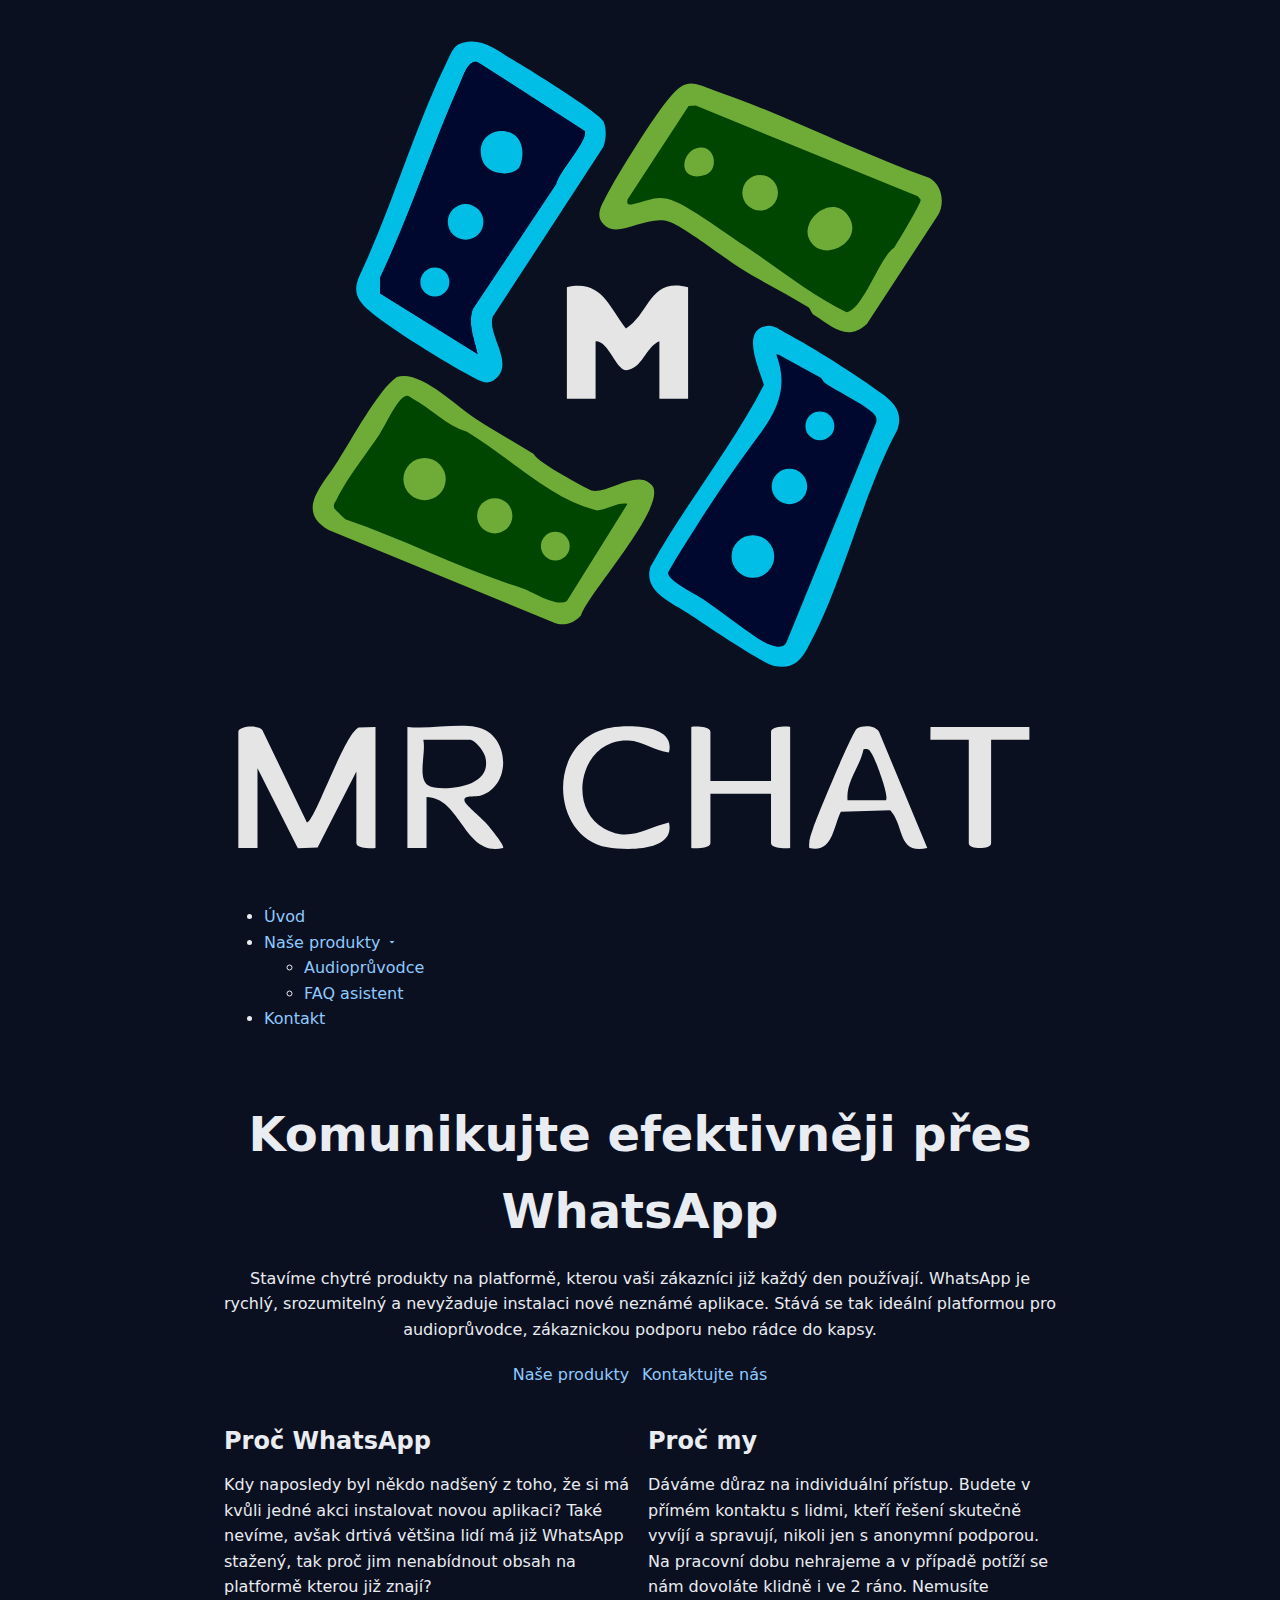
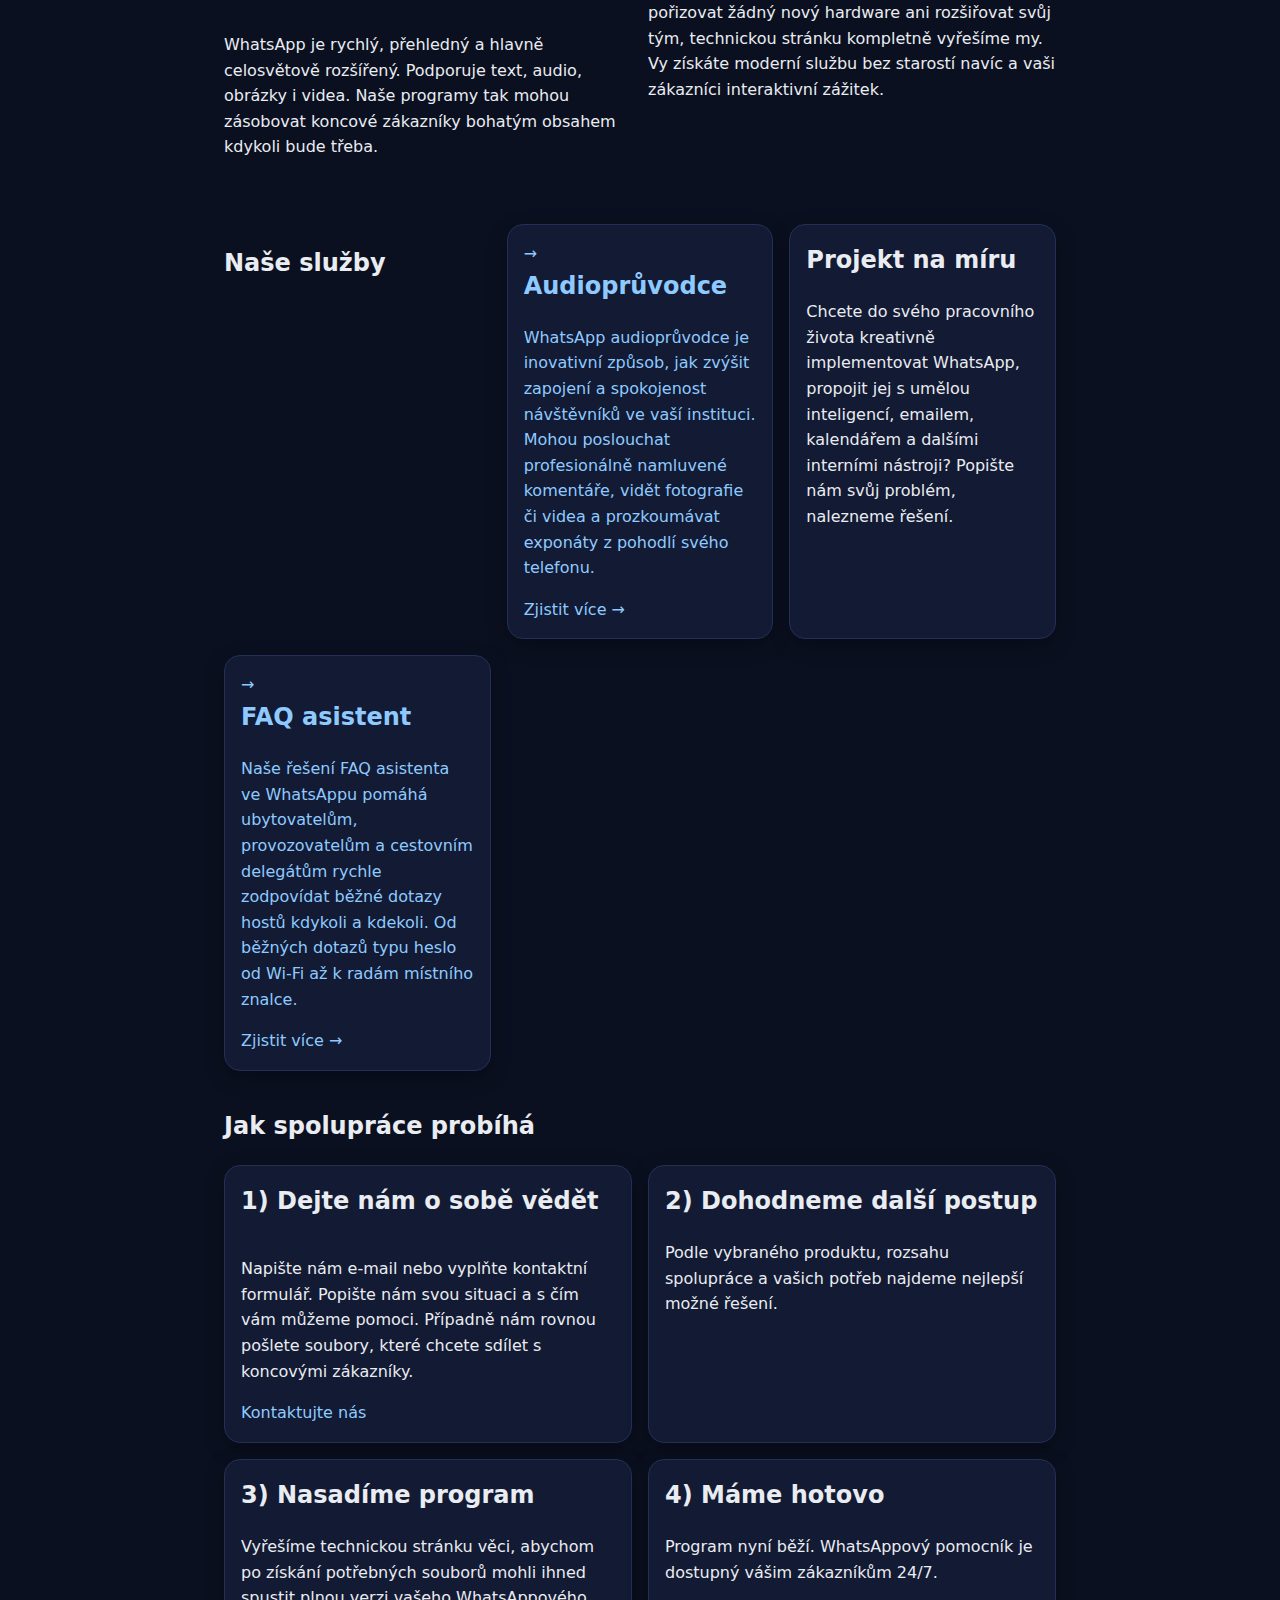
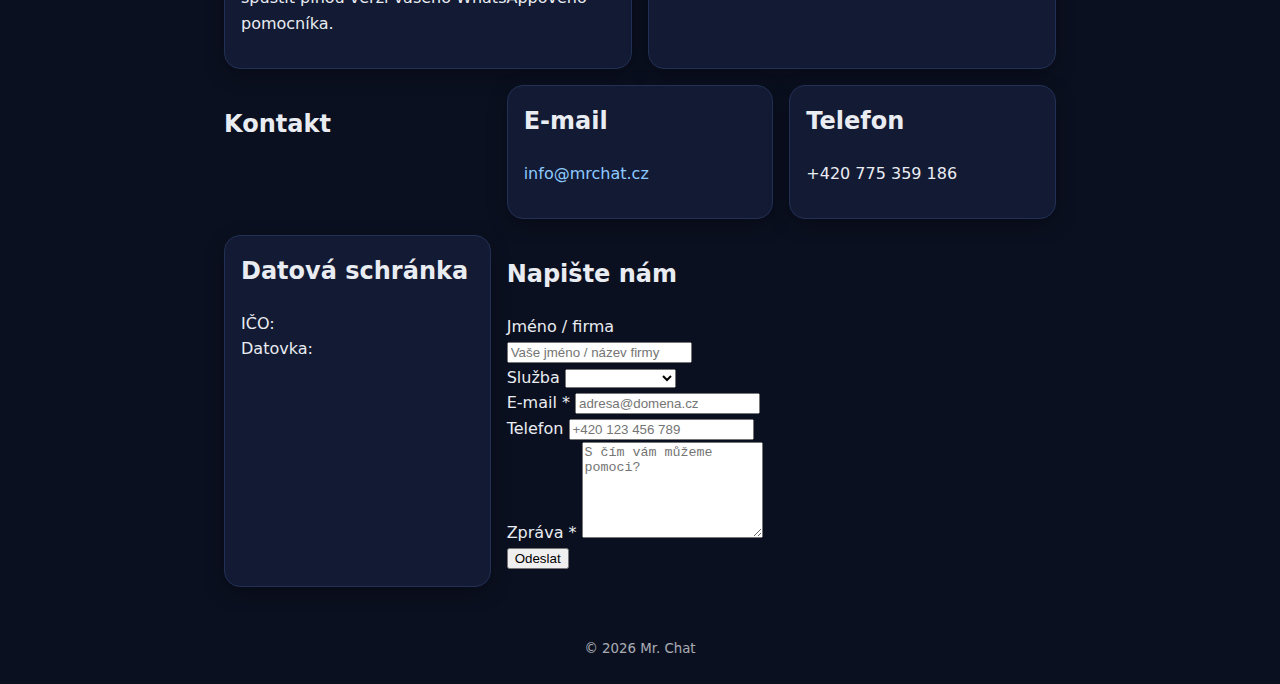
<file: index.html>
<!doctype html>
<html lang="cs">
<head>
  <meta name="google-site-verification" content="lUsM2b3DhmQMKy3DsSVHdAGMwqYjCHDa-gj5t4oKSm4" />
  <meta charset="utf-8" />
  <meta name="viewport" content="width=device-width, initial-scale=1" />
  <link rel="icon" href="32w/32.png" sizes="32x32" type="image/png">
  <link rel="icon" href="16w/16.png" sizes="16x16" type="image/png">
  <link rel="apple-touch-icon" href="180w/180.png" sizes="180x180" type="image/png">
  <title>Mr. chat – Audioprůvodce a automatizace na WhatsAppu</title>
  <link rel="stylesheet" href="styles.css" />
  <!-- plynulý scroll na #formular v kontaktu -->
  <style>html{scroll-behavior:smooth}</style>
</head>
<script>
  (function(){
    const ta = document.querySelector('#contactForm textarea');
    if(!ta) return;

    const autosize = el => {
      el.style.height = 'auto';                
      const next = Math.min(el.scrollHeight,   
                            window.innerHeight * 0.4); 
      el.style.height = next + 'px';
    };

    autosize(ta);
    ta.addEventListener('input', () => autosize(ta));

    window.addEventListener('resize', () => autosize(ta));
  })();
</script>

<body>
  <nav class="navbar">
    <div class="container nav-content">
      <a class="nav-logo" aria-label="MrChat – domovská stránka"  href="index.html">
        <img src="logo_s_názvem.svg" alt="Logo" />
      </a>  
      <ul class="nav-links" role="menubar" aria-label="Hlavní navigace">
        <li role="none"><a role="menuitem" href="index.html#start">Úvod</a></li>

        <li class="has-dropdown" role="none">
          <a class="nav-trigger" role="button" tabindex="0"
          aria-haspopup="true" aria-expanded="false">
            Naše produkty
            <svg class="caret" width="12" height="12" viewBox="0 0 24 24" aria-hidden="true">
              <path fill="currentColor" d="M7 10l5 5 5-5z"/>
            </svg>
          </a>
          <ul class="dropdown" role="menu" aria-label="Produkty">
            <li role="none"><a role="menuitem" href="audiopruvodce.html">Audioprůvodce</a></li>
            <li role="none"><a role="menuitem" href="asistent.html">FAQ asistent</a></li>
          </ul>
        </li>


        <li role="none"><a role="menuitem" href="index.html#formular">Kontakt</a></li>
      </ul>
  
      <!-- <div class="nav-actions">
       
        <a href="https://wa.me/420123456789" target="_blank" rel="noopener" aria-label="WhatsApp" class="icon-link">
          <svg xmlns="http://www.w3.org/2000/svg" width="28" height="28"
          viewBox="0 0 16 16" aria-hidden="true" focusable="false">
       <path fill="currentColor"
             d="M13.601 2.326A7.854 7.854 0 0 0 7.994 0C3.627 0 .068 3.558.064 7.926c0 1.399.366 2.76 1.057 3.965L0 16l4.204-1.102a7.933 7.933 0 0 0 3.79.965h.004c4.368 0 7.926-3.558 7.93-7.93A7.898 7.898 0 0 0 13.6 2.326zM7.994 14.521a6.573 6.573 0 0 1-3.356-.92l-.24-.144-2.494.654.666-2.433-.156-.251a6.56 6.56 0 0 1-1.007-3.505c0-3.626 2.957-6.584 6.591-6.584a6.56 6.56 0 0 1 4.66 1.931 6.557 6.557 0 0 1 1.928 4.66c-.004 3.639-2.961 6.592-6.592 6.592zm3.615-4.934c-.197-.099-1.17-.578-1.353-.646-.182-.065-.315-.099-.445.099-.133.197-.513.646-.627.775-.114.133-.232.148-.43.05-.197-.1-.836-.308-1.592-.985-.59-.525-.985-1.175-1.103-1.372-.114-.198-.011-.304.088-.403.087-.088.197-.232.296-.346.1-.114.133-.198.198-.33.065-.134.034-.248-.015-.347-.05-.099-.445-1.076-.612-1.47-.16-.389-.323-.335-.445-.34-.114-.007-.247-.007-.38-.007a.729.729 0 0 0-.529.247c-.182.198-.691.677-.691 1.654 0 .977.71 1.916.81 2.049.098.133 1.394 2.132 3.383 2.992.47.205.84.326 1.129.418.475.152.904.129 1.246.08.38-.058 1.171-.48 1.338-.943.164-.464.164-.86.114-.943-.049-.084-.182-.133-.38-.232z"/>
          </svg>
     
        </a>
      </div> -->
    </div>
  </nav>
  

  <header class="container header--tall " id="start">
    <h1>Komunikujte efektivněji přes WhatsApp</h1>
    <p>
      Stavíme chytré produkty na platformě, kterou vaši zákazníci již každý den používají.
WhatsApp je rychlý, srozumitelný a nevyžaduje instalaci nové neznámé aplikace. Stává se tak ideální platformou
pro audioprůvodce, zákaznickou podporu nebo rádce do kapsy.
    </p>
    <div style="display:flex; gap:.8rem; justify-content:center; flex-wrap:wrap; margin-top:1.2rem;">
      <a class="btn-primary" href="#nase_sluzby">Naše produkty</a>
      <a class="btn-primary" href="#formular">Kontaktujte nás</a>
    </div>

  </header>

  <section class="container section-pad" style="margin-top:-.5rem;">
    <div class="reveal" data-delay="100"
         style="display:grid; gap:1rem; grid-template-columns:repeat(2, minmax(280px, 1fr)); align-items:stretch;">
      
      <section style="display:flex; flex-direction:column; justify-content:flex-start;">
        <h2 style="margin:0 0 .0rem; line-height:1.2;">Proč WhatsApp</h2>
        <p>
          Kdy naposledy byl někdo nadšený z toho, že si má kvůli jedné akci instalovat novou aplikaci?
          Také nevíme, avšak drtivá většina lidí má již WhatsApp stažený, tak proč jim nenabídnout obsah na platformě kterou již znají?

        </p>
        <p>WhatsApp je rychlý, přehledný a hlavně celosvětově rozšířený. 
        Podporuje text, audio, obrázky i videa. Naše programy tak mohou zásobovat koncové zákazníky bohatým 
        obsahem kdykoli bude třeba. </p>

              
<!--  tady bych pak dal reference -->
        
      </section>

      <section  style="display:flex; flex-direction:column; justify-content:flex-start;">
        <h2 style="margin:0 0 .0rem; line-height:1.2;">Proč my</h2>
        <p>
          

          Dáváme důraz na individuální přístup. Budete v přímém kontaktu s lidmi, kteří řešení skutečně vyvíjí a spravují, nikoli jen s anonymní podporou.
          Na pracovní dobu nehrajeme a v případě potíží se nám dovoláte klidně i ve 2 ráno.

          Nemusíte pořizovat žádný nový hardware ani rozšiřovat svůj tým, technickou stránku kompletně vyřešíme my. 
          Vy získáte moderní službu bez starostí navíc a vaši zákazníci interaktivní zážitek.
        
        </p>
      </section>
    </div>   
  </section> 


  <main class="container" id="nase_sluzby">

    <section class="section-break" >



      <h2 class="reveal" data-delay="100">Naše služby</h2>
    </section >

    <a class="card-link reveal" data-delay="100" href="audiopruvodce.html">
      <section class="card service-card">
        <span class="card-corner-arrow" aria-hidden="true">→</span>
    
        <div class="card-content">
      <h2>Audioprůvodce</h2>
      <p>WhatsApp audioprůvodce je inovativní způsob, jak zvýšit zapojení a spokojenost návštěvníků ve vaší instituci.
         Mohou poslouchat profesionálně namluvené komentáře, vidět fotografie či videa a prozkoumávat exponáty z pohodlí svého telefonu. </p>
         <div class="card-microcta" aria-hidden="true">
          Zjistit více <span class="arrow">→</span>
        </div>
      </div>
    </section>
  </a>

    <section class="card service-card card-link reveal" data-delay="100">
      <div class="card-content " >
        <h2>Projekt na míru</h2>
        <p>Chcete do svého pracovního života kreativně implementovat WhatsApp, propojit jej s umělou inteligencí, emailem, kalendářem a dalšími interními nástroji? Popište nám svůj problém, nalezneme řešení. </p>
    <div class="card-microcta" aria-hidden="true">
    </div>
  </div>
</section>


    <a class="card-link reveal" href="asistent.html" data-delay="100">
      <section class="card service-card">
        <span class="card-corner-arrow" aria-hidden="true">→</span>
    
        <div class="card-content">
    
      <h2>FAQ asistent</h2>
      <p>Naše řešení FAQ asistenta ve WhatsAppu pomáhá ubytovatelům, provozovatelům a cestovním delegátům rychle zodpovídat běžné dotazy hostů kdykoli a kdekoli.
         Od běžných dotazů typu heslo od Wi-Fi až k radám místního znalce.</p>
      <div class="card-microcta" aria-hidden="true">
        Zjistit více <span class="arrow">→</span>
      </div>
    </div>
  </section>
</a>

<section class="section-pad" style="grid-column:1 / -1;">
  <div class="section-break">
    <h2 class="reveal" data-delay="0">Jak spolupráce probíhá</h2></div>

  <div style="display:grid; gap:1rem; grid-template-columns:repeat(2, minmax(280px, 1fr)); align-items:stretch;">

       <section class="card reveal" data-delay="50" style="display:flex; flex-direction:column;">
        <h2>1) Dejte nám o sobě vědět</h2>
        <p>Napište nám e-mail nebo vyplňte kontaktní formulář. 
          Popište nám svou situaci a s čím vám můžeme pomoci. Případně nám rovnou pošlete soubory, které chcete sdílet s koncovými zákazníky.</p>
      
        <div class="cta-row">
          <a class="btn-primary btn-sm" href="#formular" aria-label="Kontaktujte nás">
            Kontaktujte nás
          </a>
        </div>
      </section>


    <section class="card reveal" data-delay="100">
      <h2>2) Dohodneme další postup</h2>
      <p>Podle vybraného produktu, rozsahu spolupráce a vašich potřeb najdeme nejlepší možné řešení.</p>
    </section>

    <section class="card reveal" data-delay="50">
      <h2>3) Nasadíme program</h2>
      <p>Vyřešíme technickou stránku věci, abychom po získání potřebných souborů mohli ihned spustit plnou verzi vašeho WhatsAppového pomocníka.</p>
    </section>

    <section class="card reveal" data-delay="100">
      <h2>4) Máme hotovo</h2>
      <p>Program nyní běží. WhatsAppový pomocník je dostupný vášim zákazníkům 24/7. </p>
    </section>

  </div>
</section>

    
    <section class="section-break" id="formular">
      <h2 class="reveal" data-delay="100">Kontakt</h2>
    </section>

    <section class="card reveal" data-delay="100">
      <h2>E-mail</h2>
      <p><a href="mailto:info@mrchat.cz">info@mrchat.cz</a></p>
    </section>

    <section class="card reveal" data-delay="100">
        <h2>Telefon</h2>
        <p>+420 775 359 186</p>
      </section>
    
      <section class="card reveal" data-delay="100">
      <h2>Datová schránka</h2>
      <p>IČO: <br>
        Datovka:
      </p>
     </section>


     <section class="contact-panel reveal"  data-delay="0">
      <h2 class="reveal" data-delay="0">Napište nám</h2>
    
      <form id="contactForm" class="contact-form">
        <div class="form-grid">
          <!-- ŘADA 1 -->
          <div class="form-row reveal" data-delay="50">
            <label for="name">Jméno / firma</label>
            <input id="name" name="name" type="text" placeholder="Vaše jméno / název firmy" autocomplete="name" />
          </div>
    
          <div class="form-row reveal" data-delay="100">
            <label for="service">Služba</label>
            <select id="service" name="service">
              <option value="" selected disabled hidden></option>
              <option value="audiopruvodce">Audioprůvodce</option>
              <option value="faq-asistent">FAQ asistent</option>
              <option value="jine">Jiné</option>
            </select>
          </div>
    
          <!-- ŘADA 2 -->
          <div class="form-row reveal" data-delay="50">
            <label for="email">E-mail <span aria-hidden="true">*</span></label>
            <input id="email" name="email" type="email" placeholder="adresa@domena.cz" required autocomplete="email" />
          </div>
    
          <div class="form-row reveal" data-delay="100">
            <label for="phone">Telefon</label>
            <input id="phone" name="phone" type="tel" inputmode="tel" placeholder="+420 123 456 789" autocomplete="tel" />
          </div>
        </div>
    
        <div class="reveal" data-delay="100">
          <div class="form-row">
            <label for="message">Zpráva <span aria-hidden="true">*</span></label>
            <textarea id="message" name="message" rows="6" placeholder="S čím vám můžeme pomoci?" required></textarea>
          </div>
        
          <div class="form-actions">

            <button id="sendBtn" type="submit" class="btn-primary">Odeslat</button>
            <p id="formHint" class="form-hint" aria-live="polite"></p>

               <script>
                (() => {
                  const form = document.getElementById('contactForm');
                  if (!form) return;
                  // const endpoint = 'https://deciding-flounder-moved.ngrok-free.app/mywebping';
                  const endpoint = 'https://api.mrchat.cz/mywebping';
                  const hint = document.getElementById('formHint');
                  const btn  = document.getElementById('sendBtn');
                
                  form.addEventListener('submit', async (e) => {
                    e.preventDefault();
                    hint && (hint.textContent = '');
                    btn && (btn.disabled = true, btn.textContent = 'Odesílám…');
                
                    const body = new URLSearchParams();
                    body.set('name',    form.name.value.trim());
                    body.set('service', form.service.value);
                    body.set('email',   form.email.value.trim());
                    body.set('phone',   form.phone.value.trim());
                    body.set('message', form.message.value.trim());
                    body.set('hp',      document.getElementById('company')?.value || '');
                
                    try {
                      const res = await fetch(endpoint, { method: 'POST', body });
                
                      const headers = {};
                      res.headers.forEach((v,k)=>headers[k]=v);
                      const ctype = res.headers.get('content-type') || '';
                      let payload = '';
                      try {
                        payload = ctype.includes('application/json')
                          ? JSON.stringify(await res.json())
                          : await res.text();
                      } catch(_) {}
                
                      console.log('[FORM DEBUG]', {
                        ok: res.ok, status: res.status, statusText: res.statusText,
                        headers, payload
                      });
                
                      if (!res.ok) {
                        throw new Error(`HTTP ${res.status} ${res.statusText} — ${String(payload).slice(0,300)}`);
                      }
                
                      hint && (hint.textContent = 'Děkujeme za zprávu! Potvrzení naleznete v e-mailu :).');
                    } catch (err) {
                      const looksLikeCORS = err instanceof TypeError;
                      hint && (hint.textContent = looksLikeCORS
                        ? 'CORS chyba. Pokud Vám příjde potvrzovací mail, pak je vše v pořádku, jinak to zkuste prosím později.'
                        : 'Chyba při odesílání. Zkuste to prosím znovu.'
                      );
                      console.error('[FORM ERROR]', err);
                    } finally {
                      btn && (btn.disabled = false, btn.textContent = 'Odeslat');
                    }
                  });
                })();
                </script>
                
     



          </div>
        </div>
      </form>
    </section>
       


  </main>

  <footer class="container">
    <small>© 2026 Mr. Chat</small>
  </footer>

  <script>
    (function() {
      const items = document.querySelectorAll('.reveal');
  
      if (!items.length) return;
  
      const io = new IntersectionObserver((entries, obs) => {
        for (const e of entries) {
          if (e.isIntersecting) {
            e.target.classList.add('in');
            obs.unobserve(e.target); 
          }
        }
      }, {
        root: null,
        threshold: 0.03,       // stačí threshold % prvku v zorném poli
        rootMargin: '0px 0px -10% 0px'
      });
  
      items.forEach(el => io.observe(el));
    })();
  </script>

  <script>
    // efekt pro navbar při scrollu
    window.addEventListener("scroll", () => {
      const navbar = document.querySelector(".navbar");
      if (window.scrollY > 0) { navbar.classList.add("scrolled"); }
      else { navbar.classList.remove("scrolled"); }
    });
  </script>
</body>
</html>
</file>
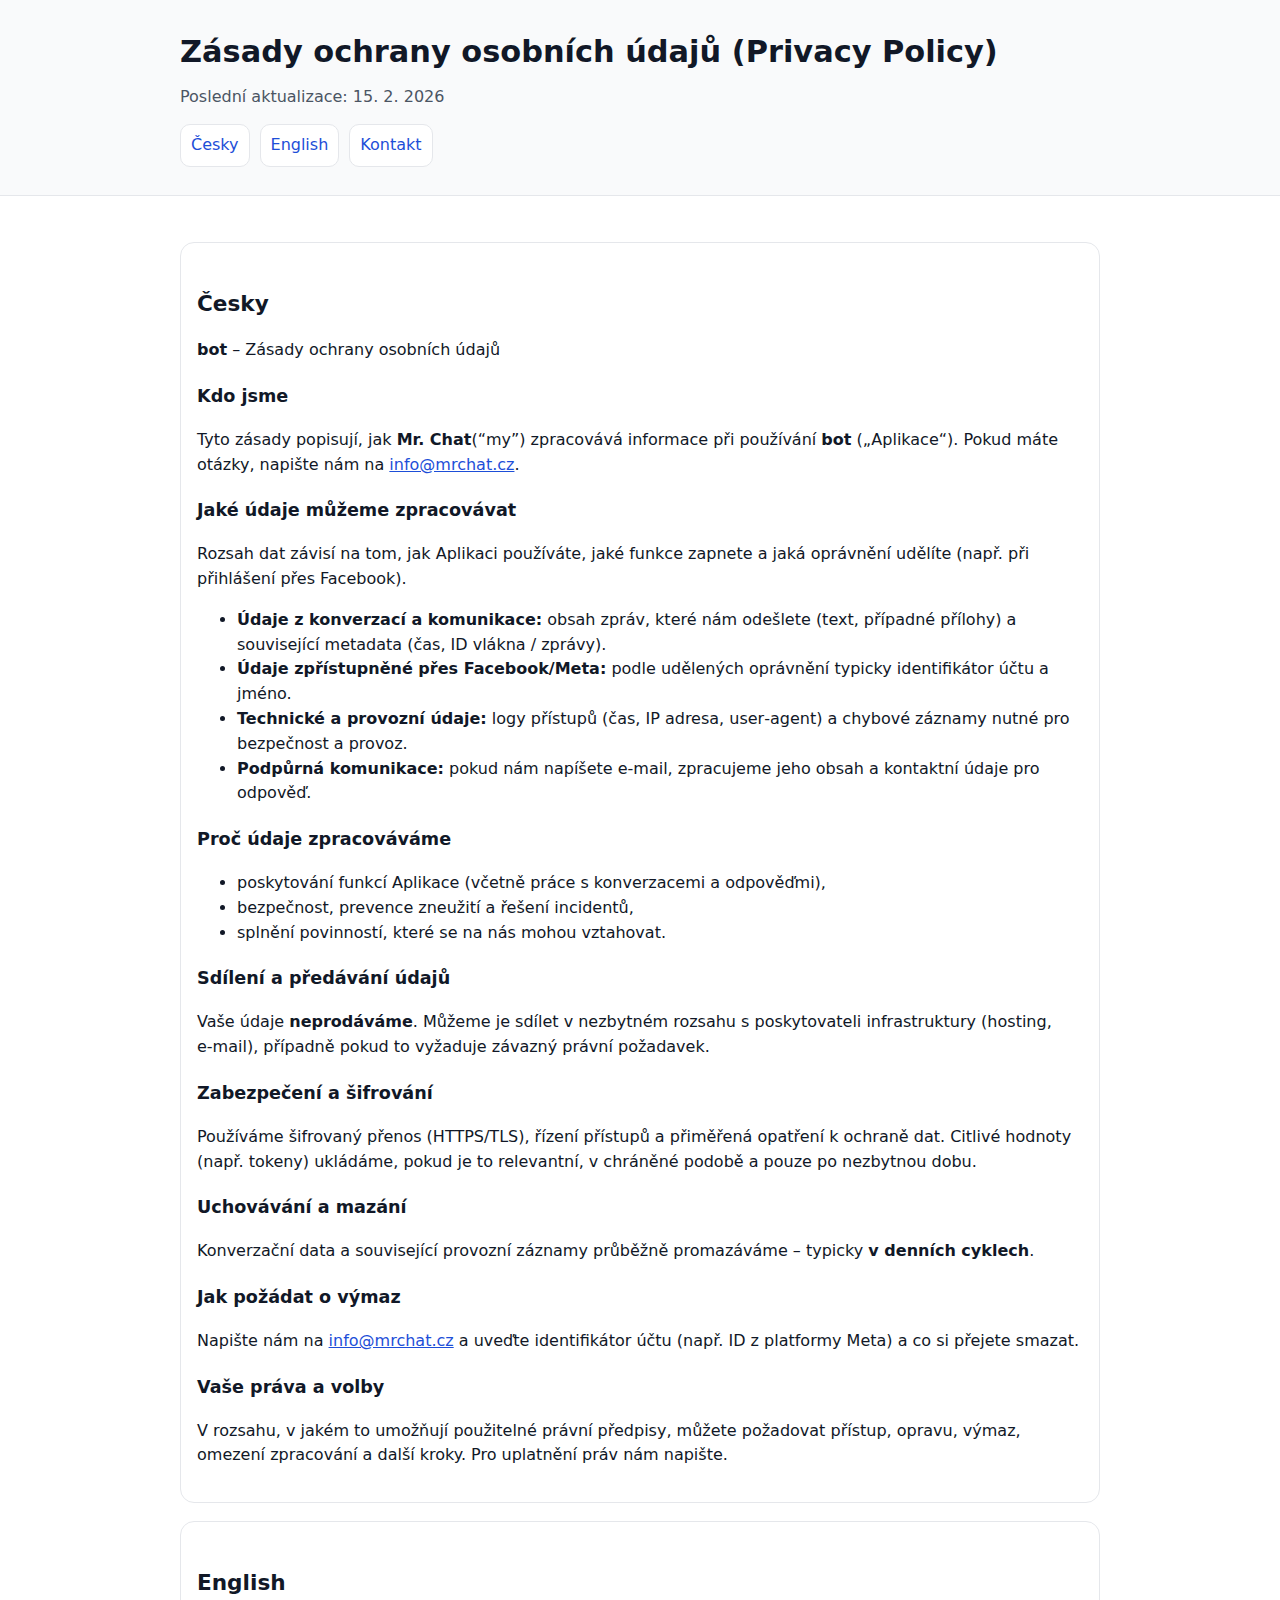
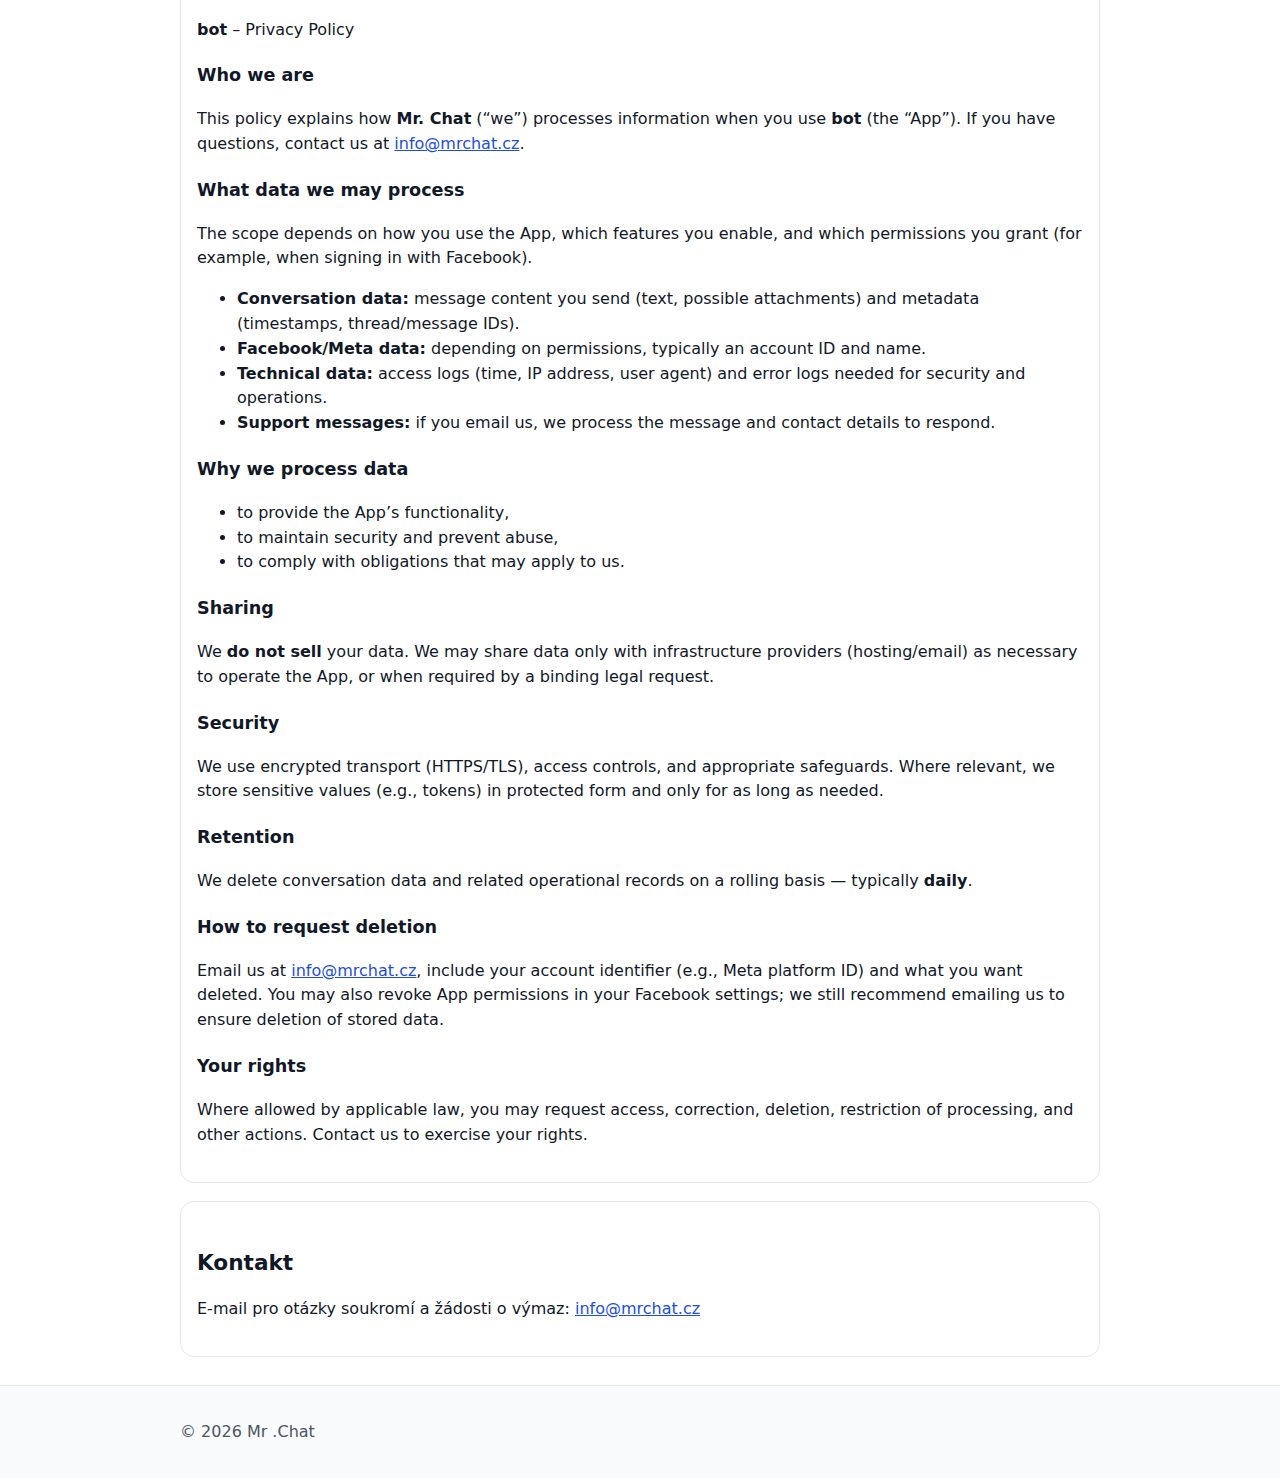
<file: privacy.html>
<!doctype html>
<html lang="cs">
<head>
  <meta charset="utf-8" />
  <meta name="viewport" content="width=device-width, initial-scale=1" />

  <title>Privacy Policy | [NÁZEV APLIKACE]</title>
  <meta name="description" content="Zásady ochrany osobních údajů (Privacy Policy) pro [NÁZEV APLIKACE]. Popisujeme, jaké údaje zpracováváme, proč, jak je chráníme a jak požádat o výmaz." />

  <!-- Canonical + URL placeholders (nahraďte reálnou HTTPS adresou) -->
  <link rel="canonical" href="https://example.com/privacy-policy.html" />

  <!-- Open Graph (užitečné pro Sharing Debugger a náhledy sdílení) -->
  <meta property="og:type" content="website" />
  <meta property="og:site_name" content="[NÁZEV APLIKACE]" />
  <meta property="og:title" content="Privacy Policy | [NÁZEV APLIKACE]" />
  <meta property="og:description" content="Zásady ochrany osobních údajů (Privacy Policy) pro [NÁZEV APLIKACE]. Jaké údaje zpracováváme, proč, bezpečnost, uchovávání, výmaz a kontakt." />
  <meta property="og:url" content="https://example.com/privacy-policy.html" />
  <meta property="og:locale" content="cs_CZ" />

  <!-- Volitelné: pokud máte obrázek pro náhled sdílení -->
  <!-- <meta property="og:image" content="https://example.com/og/privacy.png" /> -->

  <meta name="robots" content="index,follow" />

  <style>
    :root {
      --bg: #ffffff;
      --text: #111827;
      --muted: #4b5563;
      --border: #e5e7eb;
      --card: #f9fafb;
      --link: #1d4ed8;
      --maxw: 920px;
    }
    html, body { height: 100%; }
    body {
      margin: 0;
      font-family: system-ui, -apple-system, Segoe UI, Roboto, Ubuntu, Cantarell, Noto Sans, Helvetica, Arial, "Apple Color Emoji", "Segoe UI Emoji";
      line-height: 1.55;
      background: var(--bg);
      color: var(--text);
    }
    a { color: var(--link); }
    a:focus { outline: 2px solid var(--link); outline-offset: 3px; }
    .skip {
      position: absolute;
      left: -999px;
      top: 0;
      background: #000;
      color: #fff;
      padding: 8px 10px;
      z-index: 9999;
    }
    .skip:focus { left: 10px; top: 10px; }

    header {
      border-bottom: 1px solid var(--border);
      background: var(--card);
    }
    .wrap {
      max-width: var(--maxw);
      margin: 0 auto;
      padding: 28px 18px;
    }
    h1 { margin: 0 0 10px; font-size: 1.9rem; }
    h2 { margin-top: 26px; font-size: 1.35rem; }
    h3 { margin-top: 20px; font-size: 1.1rem; }
    p, li { color: var(--text); }
    .meta, .note { color: var(--muted); margin: 6px 0; }
    .note strong { color: var(--text); }
    nav {
      margin-top: 14px;
      display: flex;
      flex-wrap: wrap;
      gap: 10px;
    }
    nav a {
      display: inline-block;
      padding: 8px 10px;
      border: 1px solid var(--border);
      border-radius: 10px;
      background: #fff;
      text-decoration: none;
    }
    main { padding-bottom: 34px; }
    section.card {
      background: #fff;
      border: 1px solid var(--border);
      border-radius: 14px;
      padding: 18px 16px;
      margin-top: 18px;
    }
    .hr {
      height: 1px;
      background: var(--border);
      margin: 18px 0;
      border: 0;
    }
    footer {
      border-top: 1px solid var(--border);
      background: var(--card);
    }
    code {
      background: #f3f4f6;
      padding: 0 6px;
      border-radius: 6px;
    }
  </style>
</head>

<body>
  <a class="skip" href="#content">Přeskočit na obsah</a>

  <header>
    <div class="wrap">
      <h1>Zásady ochrany osobních údajů (Privacy Policy)</h1>
      <p class="meta">Poslední aktualizace: <time datetime="2026-02-15">15. 2. 2026</time></p>
     
      <nav aria-label="Rychlá navigace">
        <a href="#cs">Česky</a>
        <a href="#en">English</a>
        <a href="#contact">Kontakt</a>
      </nav>
    </div>
  </header>

  <main id="content" class="wrap">
    <section id="cs" class="card" aria-label="Zásady v češtině">
      <h2>Česky</h2>

      <p><strong>bot</strong> – Zásady ochrany osobních údajů</p>

      <h3>Kdo jsme</h3>
      <p>
        Tyto zásady popisují, jak <strong>Mr. Chat</strong>(“my”) zpracovává informace při používání
        <strong>bot</strong> („Aplikace“). Pokud máte otázky, napište nám na
        <a href="mailto:info@mrchat.cz">info@mrchat.cz</a>.
      </p>

      <h3>Jaké údaje můžeme zpracovávat</h3>
      <p>
        Rozsah dat závisí na tom, jak Aplikaci používáte, jaké funkce zapnete a jaká oprávnění udělíte (např. při přihlášení přes Facebook).
      </p>
      <ul>
        <li><strong>Údaje z konverzací a komunikace:</strong> obsah zpráv, které nám odešlete (text, případné přílohy) a související metadata (čas, ID vlákna / zprávy).</li>
        <li><strong>Údaje zpřístupněné přes Facebook/Meta:</strong> podle udělených oprávnění typicky identifikátor účtu a jméno.</li>
        <li><strong>Technické a provozní údaje:</strong> logy přístupů (čas, IP adresa, user‑agent) a chybové záznamy nutné pro bezpečnost a provoz.</li>
        <li><strong>Podpůrná komunikace:</strong> pokud nám napíšete e‑mail, zpracujeme jeho obsah a kontaktní údaje pro odpověď.</li>
      </ul>

      <h3>Proč údaje zpracováváme</h3>
      <ul>
        <li>poskytování funkcí Aplikace (včetně práce s konverzacemi a odpověďmi),</li>
        <li>bezpečnost, prevence zneužití a řešení incidentů,</li>
        <li>splnění povinností, které se na nás mohou vztahovat.</li>
      </ul>

      <h3>Sdílení a předávání údajů</h3>
      <p>
        Vaše údaje <strong>neprodáváme</strong>. Můžeme je sdílet v nezbytném rozsahu s poskytovateli infrastruktury (hosting, e‑mail),
        případně pokud to vyžaduje závazný právní požadavek.
      </p>

      <h3>Zabezpečení a šifrování</h3>
      <p>
        Používáme šifrovaný přenos (HTTPS/TLS), řízení přístupů a přiměřená opatření k ochraně dat. Citlivé hodnoty (např. tokeny) ukládáme, pokud je to relevantní,
        v chráněné podobě a pouze po nezbytnou dobu.
      </p>

      <h3>Uchovávání a mazání</h3>
      <p>
        Konverzační data a související provozní záznamy průběžně promazáváme – typicky <strong>v denních cyklech</strong>.
      </p>

      <h3>Jak požádat o výmaz</h3>
      <p>
        Napište nám na <a href="mailto:info@mrchat.cz">info@mrchat.cz</a> a uveďte identifikátor účtu (např. ID z platformy Meta) a co si přejete smazat.
      </p>

      <h3>Vaše práva a volby</h3>
      <p>
        V rozsahu, v jakém to umožňují použitelné právní předpisy, můžete požadovat přístup, opravu, výmaz, omezení zpracování a další kroky.
        Pro uplatnění práv nám napište.
      </p>
    </section>

    <section id="en" class="card" aria-label="Privacy Policy in English">
      <h2>English</h2>

      <p><strong>bot</strong> – Privacy Policy</p>

      <h3>Who we are</h3>
      <p>
        This policy explains how <strong>Mr. Chat</strong> (“we”) processes information when you use <strong>bot</strong> (the “App”).
        If you have questions, contact us at <a href="mailto:info@mrchat.cz">info@mrchat.cz</a>.
      </p>

      <h3>What data we may process</h3>
      <p>
        The scope depends on how you use the App, which features you enable, and which permissions you grant (for example, when signing in with Facebook).
      </p>
      <ul>
        <li><strong>Conversation data:</strong> message content you send (text, possible attachments) and metadata (timestamps, thread/message IDs).</li>
        <li><strong>Facebook/Meta data:</strong> depending on permissions, typically an account ID and name.</li>
        <li><strong>Technical data:</strong> access logs (time, IP address, user agent) and error logs needed for security and operations.</li>
        <li><strong>Support messages:</strong> if you email us, we process the message and contact details to respond.</li>
      </ul>

      <h3>Why we process data</h3>
      <ul>
        <li>to provide the App’s functionality,</li>
        <li>to maintain security and prevent abuse,</li>
        <li>to comply with obligations that may apply to us.</li>
      </ul>

      <h3>Sharing</h3>
      <p>
        We <strong>do not sell</strong> your data. We may share data only with infrastructure providers (hosting/email) as necessary to operate the App,
        or when required by a binding legal request.
      </p>

      <h3>Security</h3>
      <p>
        We use encrypted transport (HTTPS/TLS), access controls, and appropriate safeguards. Where relevant, we store sensitive values (e.g., tokens) in protected form
        and only for as long as needed.
      </p>

      <h3>Retention</h3>
      <p>
        We delete conversation data and related operational records on a rolling basis — typically <strong>daily</strong>.
      </p>

      <h3>How to request deletion</h3>
      <p>
        Email us at <a href="mailto:info@mrchat.cz">info@mrchat.cz</a>, include your account identifier (e.g., Meta platform ID) and what you want deleted.
        You may also revoke App permissions in your Facebook settings; we still recommend emailing us to ensure deletion of stored data.
      </p>

      <h3>Your rights</h3>
      <p>
        Where allowed by applicable law, you may request access, correction, deletion, restriction of processing, and other actions. Contact us to exercise your rights.
      </p>
    </section>

    <section id="contact" class="card" aria-label="Kontakt">
      <h2>Kontakt</h2>
      <p>
        E‑mail pro otázky soukromí a žádosti o výmaz: <a href="mailto:info@mrchat.cz">info@mrchat.cz</a>
      </p>

    </section>
  </main>

  <footer>
    <div class="wrap">
      <p class="meta">© <time datetime="2026">2026</time> Mr .Chat</p>
    </div>
  </footer>
</body>
</html>
</file>
<file: styles.css>
:root { --maxw: 880px; }
* { box-sizing: border-box; }
body {
  margin: 0; font-family: system-ui, -apple-system, Segoe UI, Roboto, Ubuntu, Cantarell, Noto Sans, Arial, sans-serif;
  line-height: 1.6; background: #0b1020; color: #e9ecf1;
}
.container { max-width: var(--maxw); margin: 0 auto; padding: 1.5rem; }
header { padding: 3rem 1.5rem; text-align: center; }
h1 { margin: 0 0 0.5rem; font-size: clamp(2rem, 6vw, 3rem); }
main { display: grid; gap: 1rem; grid-template-columns: repeat(auto-fit, minmax(260px, 1fr)); }
.card {
  background: #131a33; border: 1px solid #223056; border-radius: 16px; padding: 1rem;
  box-shadow: 0 6px 20px rgba(0,0,0,.3);
}
.card h2 { margin-top: 0; }
footer { opacity: .7; text-align: center; padding-bottom: 3rem; }
a { color: #8ecaff; text-decoration: none; }
a:hover { text-decoration: underline; }
</file>
